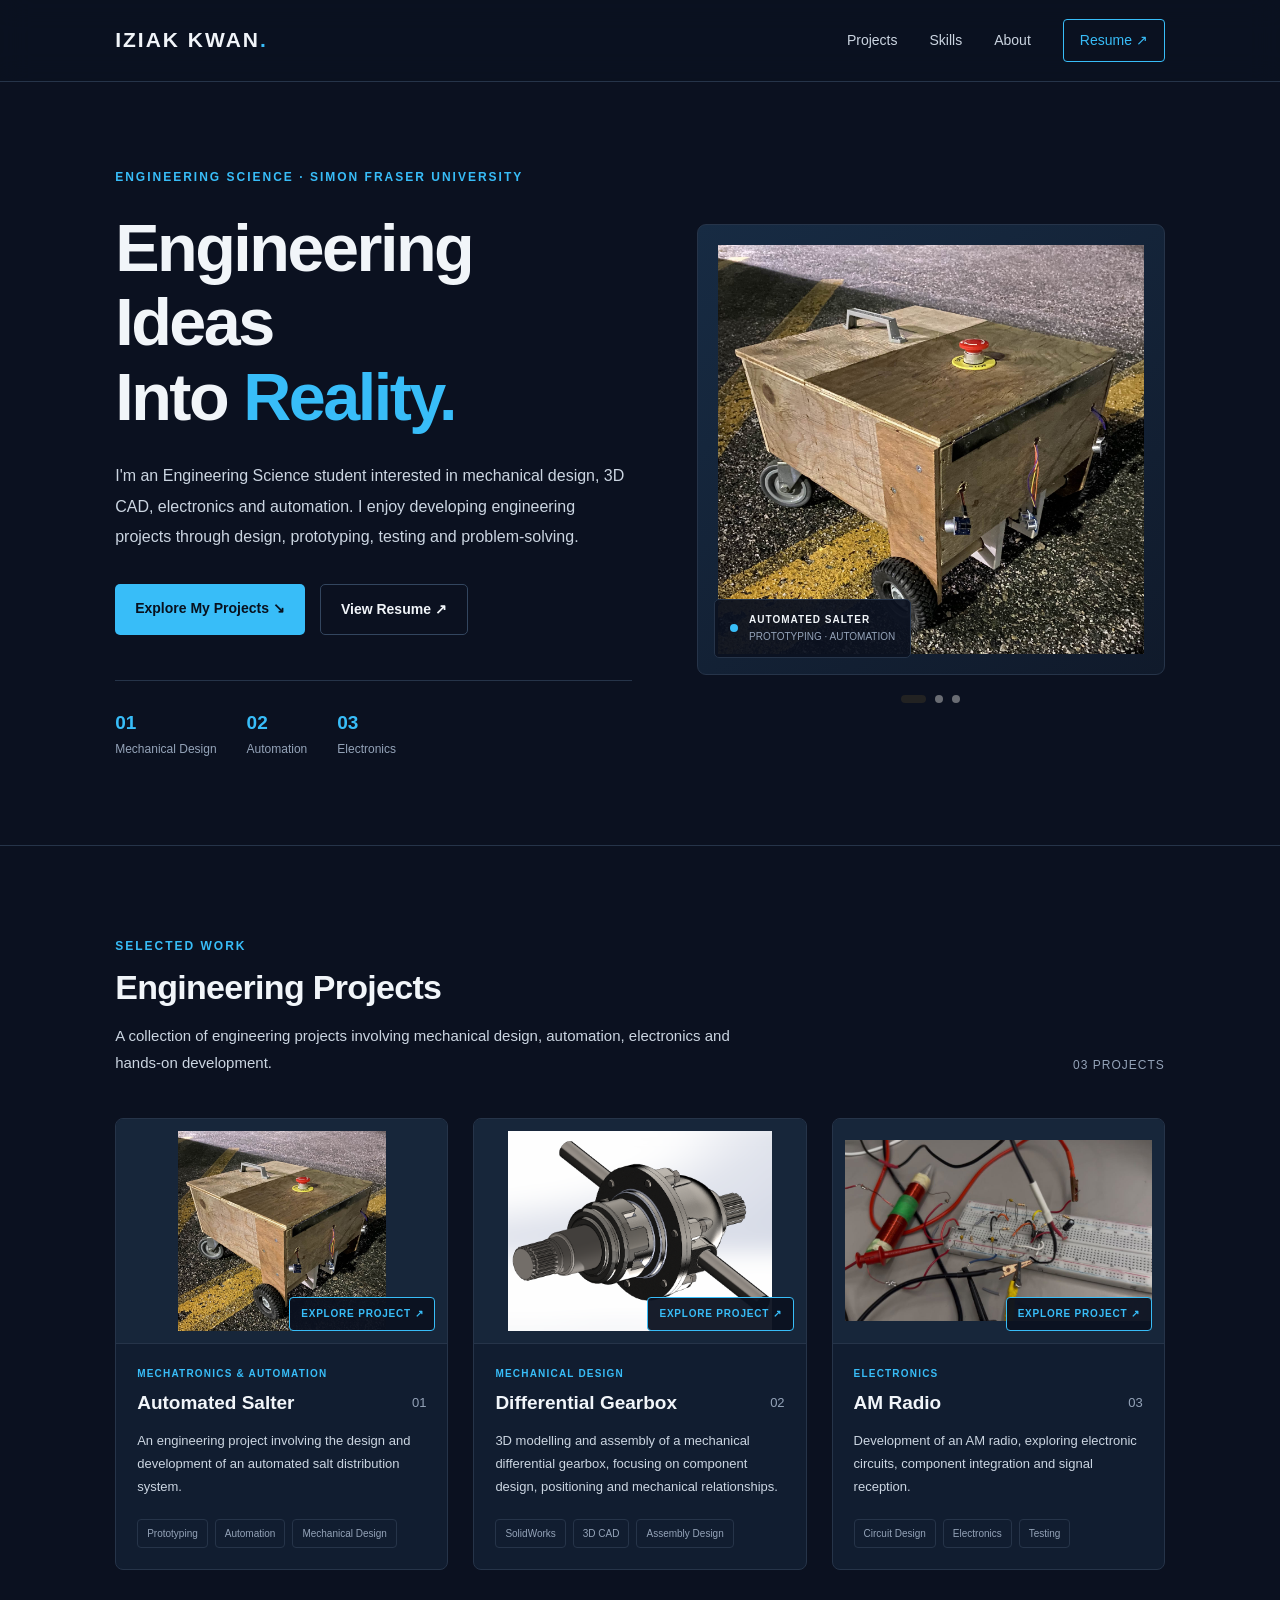
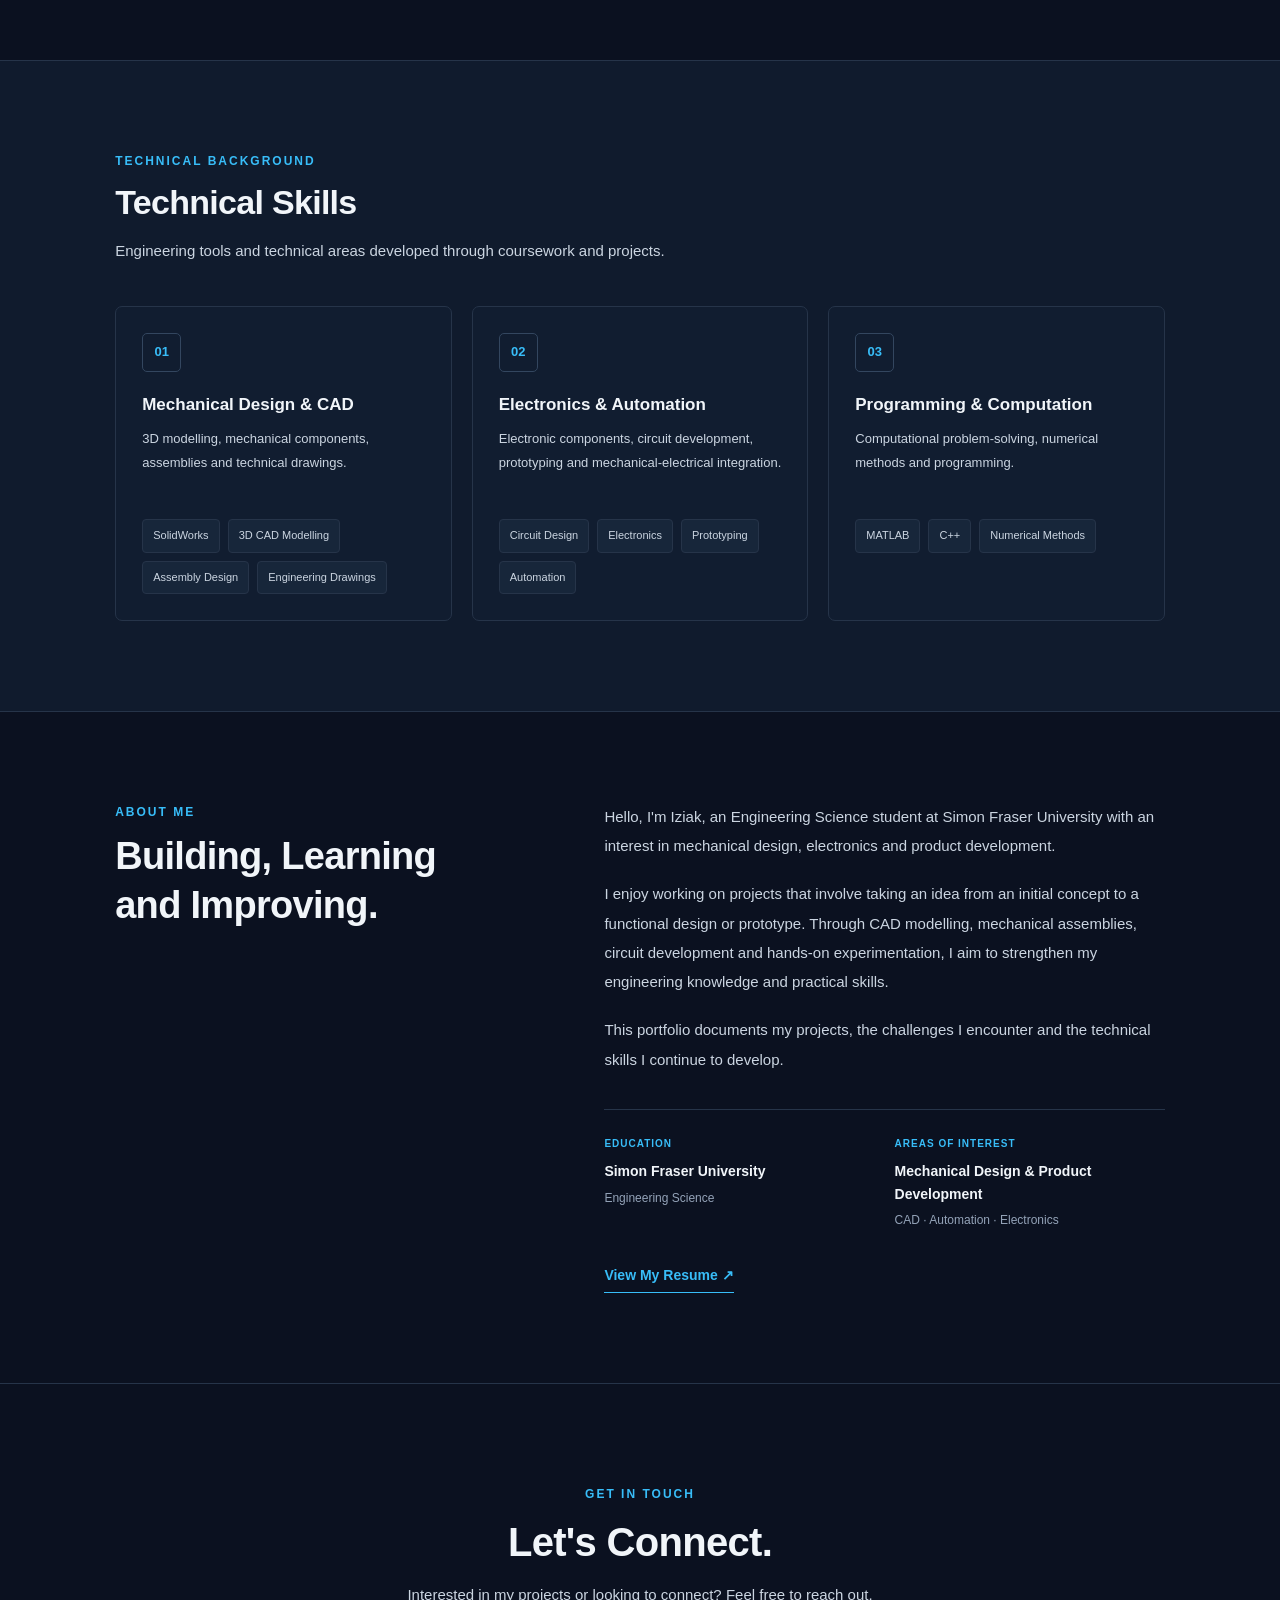
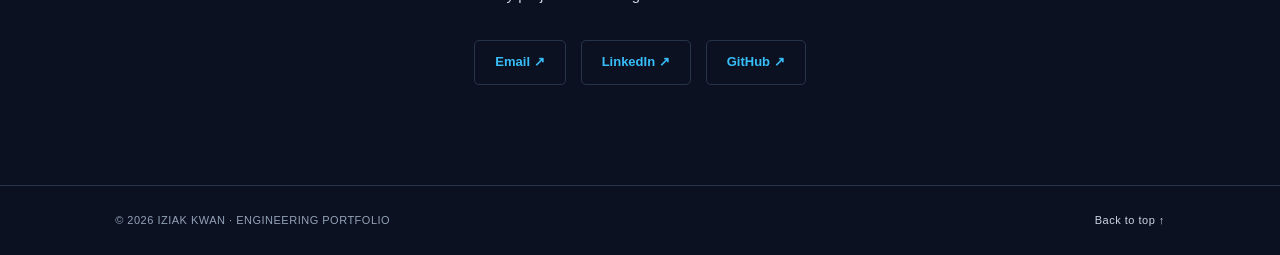
<file: index.html>
<!DOCTYPE html>
<html lang="en">

<head>
    <meta charset="UTF-8">
    <meta name="viewport" content="width=device-width, initial-scale=1.0">

    <title>IZIAK KWAN | Engineering Portfolio</title>

    <meta name="description"
          content="Iziak Kwan's engineering portfolio showcasing mechanical design, SolidWorks CAD, automation, electronics and engineering projects.">

    <meta name="author" content="Iziak Kwan">

    <link rel="stylesheet" href="style.css">

    <!-- HERO CAROUSEL STYLING -->
    <style>
        .hero-carousel {
            width: 100%;
            min-width: 0;
        }

        .hero-carousel .hero-image {
            position: relative;
            display: block;
            width: 100%;
            overflow: hidden;
            cursor: pointer;
            text-decoration: none;
        }

        .hero-carousel .hero-slide {
            display: block;
            width: 100%;
            height: 100%;
            object-fit: cover;

            opacity: 0;
            transition:
                opacity 1s cubic-bezier(0.22, 1, 0.36, 1),
                transform 0.6s ease;
        }

        .hero-carousel #hero-image-a {
            position: relative;
        }

        .hero-carousel #hero-image-b {
            position: absolute;
            inset: 0;
        }

        .hero-carousel .hero-slide.is-active {
            opacity: 1;
        }

        .hero-carousel .hero-image:hover .hero-slide.is-active {
            transform: scale(1.015);
        }

        .hero-dots {
            display: flex;
            justify-content: center;
            align-items: center;
            gap: 9px;
            margin-top: 20px;
        }

        .hero-dot {
            width: 8px;
            height: 8px;
            padding: 0;
            border: none;
            border-radius: 20px;
            background: #b8b8b8;
            opacity: 0.55;
            cursor: pointer;

            transition:
                width 0.35s ease,
                opacity 0.35s ease,
                background 0.35s ease,
                transform 0.35s ease;
        }

        .hero-dot.active {
            width: 25px;
            background: #222;
            opacity: 1;
        }

        .hero-dot:hover {
            opacity: 1;
            transform: scale(1.15);
        }

        .hero-dot:focus-visible {
            outline: 2px solid #555;
            outline-offset: 4px;
        }

        @media (prefers-reduced-motion: reduce) {
            .hero-carousel .hero-slide,
            .hero-dot {
                transition: none;
            }
        }
    </style>

</head>

<body>

<!-- NAVIGATION -->

<header>
    <nav class="navbar">

        <a href="#" class="logo">
            IZIAK KWAN<span>.</span>
        </a>

        <div class="nav-links">
            <a href="#projects">Projects</a>
            <a href="#skills">Skills</a>
            <a href="#about">About</a>

            <a href="documents/resume.pdf"
               target="_blank"
               rel="noopener noreferrer"
               class="nav-resume">
                Resume ↗
            </a>
        </div>

    </nav>
</header>


<main>

    <!-- HERO SECTION -->

    <section class="hero">

        <div class="hero-content">

            <p class="eyebrow">
                ENGINEERING SCIENCE · SIMON FRASER UNIVERSITY
            </p>

            <h1>
                Engineering Ideas<br>
                Into <span>Reality.</span>
            </h1>

            <p class="hero-description">
                I'm an Engineering Science student interested in
                mechanical design, 3D CAD, electronics and automation.

                I enjoy developing engineering projects through
                design, prototyping, testing and problem-solving.
            </p>

            <div class="hero-buttons">

                <a href="#projects" class="button-primary">
                    Explore My Projects ↘
                </a>

                <a href="documents/resume.pdf"
                   target="_blank"
                   rel="noopener noreferrer"
                   class="button-secondary">
                    View Resume ↗
                </a>

            </div>

            <div class="hero-details">

                <div>
                    <strong>01</strong>
                    <span>Mechanical Design</span>
                </div>

                <div>
                    <strong>02</strong>
                    <span>Automation</span>
                </div>

                <div>
                    <strong>03</strong>
                    <span>Electronics</span>
                </div>

            </div>

        </div>


        <!-- HERO PROJECT CAROUSEL -->

        <div class="hero-carousel">

            <a href="projects/automated-salter/"
               class="hero-image"
               id="hero-project-link">

                <!-- Image Layer A -->

                <img
                    id="hero-image-a"
                    class="hero-slide is-active"
                    src="projects/automated-salter/thumbnail.jpg"
                    alt="Automated salter engineering prototype">

                <!-- Image Layer B -->

                <img
                    id="hero-image-b"
                    class="hero-slide"
                    src="projects/differential-gearbox/thumbnail 2.PNG"
                    alt=""
                    aria-hidden="true">

                <!-- Image Information -->

                <div class="image-label">

                    <span class="image-label-dot"></span>

                    <div>
                        <strong id="hero-project-title">
                            AUTOMATED SALTER
                        </strong>

                        <p id="hero-project-category">
                            PROTOTYPING · AUTOMATION
                        </p>
                    </div>

                </div>

            </a>


            <!-- CAROUSEL NAVIGATION DOTS -->

            <div class="hero-dots" id="hero-project-dots">

                <button
                    class="hero-dot active"
                    data-index="0"
                    aria-label="Show Automated Salter"
                    aria-pressed="true">
                </button>

                <button
                    class="hero-dot"
                    data-index="1"
                    aria-label="Show Differential Gearbox"
                    aria-pressed="false">
                </button>

                <button
                    class="hero-dot"
                    data-index="2"
                    aria-label="Show AM Radio"
                    aria-pressed="false">
                </button>

            </div>

        </div>

    </section>


    <!-- PROJECTS SECTION -->

    <section id="projects" class="section">

        <div class="section-heading">

            <div>

                <p class="section-eyebrow">
                    SELECTED WORK
                </p>

                <h2>Engineering Projects</h2>

                <p class="section-description">
                    A collection of engineering projects involving
                    mechanical design, automation, electronics
                    and hands-on development.
                </p>

            </div>

            <span class="section-count">
                03 PROJECTS
            </span>

        </div>


        <div class="project-grid">


            <!-- PROJECT 01: AUTOMATED SALTER -->

            <a href="projects/automated-salter/"
               class="project-card">

                <div class="project-image">

                    <img
                        src="projects/automated-salter/thumbnail.jpg"
                        alt="Automated salter engineering prototype">

                    <span class="project-view">
                        EXPLORE PROJECT ↗
                    </span>

                </div>

                <div class="project-info">

                    <div class="project-category">
                        MECHATRONICS & AUTOMATION
                    </div>

                    <div class="project-title-row">

                        <h3>Automated Salter</h3>

                        <span class="project-number">
                            01
                        </span>

                    </div>

                    <p class="project-description">
                        An engineering project involving the design
                        and development of an automated salt
                        distribution system.
                    </p>

                    <div class="project-tags">
                        <span>Prototyping</span>
                        <span>Automation</span>
                        <span>Mechanical Design</span>
                    </div>

                </div>

            </a>


            <!-- PROJECT 02: DIFFERENTIAL GEARBOX -->

            <a href="projects/differential-gearbox/"
               class="project-card">

                <div class="project-image">

                    <img
                        src="projects/differential-gearbox/thumbnail 2.PNG"
                        alt="SolidWorks differential gearbox assembly">

                    <span class="project-view">
                        EXPLORE PROJECT ↗
                    </span>

                </div>

                <div class="project-info">

                    <div class="project-category">
                        MECHANICAL DESIGN
                    </div>

                    <div class="project-title-row">

                        <h3>Differential Gearbox</h3>

                        <span class="project-number">
                            02
                        </span>

                    </div>

                    <p class="project-description">
                        3D modelling and assembly of a mechanical
                        differential gearbox, focusing on component
                        design, positioning and mechanical relationships.
                    </p>

                    <div class="project-tags">
                        <span>SolidWorks</span>
                        <span>3D CAD</span>
                        <span>Assembly Design</span>
                    </div>

                </div>

            </a>


            <!-- PROJECT 03: AM RADIO -->

            <a href="projects/am-radio/"
               class="project-card">

                <div class="project-image">

                    <img
                        src="projects/am-radio/thumbnail.jpg"
                        alt="AM radio electronics project">

                    <span class="project-view">
                        EXPLORE PROJECT ↗
                    </span>

                </div>

                <div class="project-info">

                    <div class="project-category">
                        ELECTRONICS
                    </div>

                    <div class="project-title-row">

                        <h3>AM Radio</h3>

                        <span class="project-number">
                            03
                        </span>

                    </div>

                    <p class="project-description">
                        Development of an AM radio, exploring
                        electronic circuits, component integration
                        and signal reception.
                    </p>

                    <div class="project-tags">
                        <span>Circuit Design</span>
                        <span>Electronics</span>
                        <span>Testing</span>
                    </div>

                </div>

            </a>


        </div>

    </section>


    <!-- TECHNICAL SKILLS -->

    <section id="skills" class="section skills">

        <div class="section-heading">

            <div>

                <p class="section-eyebrow">
                    TECHNICAL BACKGROUND
                </p>

                <h2>Technical Skills</h2>

                <p class="section-description">
                    Engineering tools and technical areas
                    developed through coursework and projects.
                </p>

            </div>

        </div>


        <div class="skills-grid">


            <!-- SKILL 01 -->

            <div class="skill-card">

                <div class="skill-icon">
                    01
                </div>

                <h3>Mechanical Design & CAD</h3>

                <p>
                    3D modelling, mechanical components,
                    assemblies and technical drawings.
                </p>

                <div class="skill-list">
                    <span>SolidWorks</span>
                    <span>3D CAD Modelling</span>
                    <span>Assembly Design</span>
                    <span>Engineering Drawings</span>
                </div>

            </div>


            <!-- SKILL 02 -->

            <div class="skill-card">

                <div class="skill-icon">
                    02
                </div>

                <h3>Electronics & Automation</h3>

                <p>
                    Electronic components, circuit development,
                    prototyping and mechanical-electrical integration.
                </p>

                <div class="skill-list">
                    <span>Circuit Design</span>
                    <span>Electronics</span>
                    <span>Prototyping</span>
                    <span>Automation</span>
                </div>

            </div>


            <!-- SKILL 03 -->

            <div class="skill-card">

                <div class="skill-icon">
                    03
                </div>

                <h3>Programming & Computation</h3>

                <p>
                    Computational problem-solving,
                    numerical methods and programming.
                </p>

                <div class="skill-list">
                    <span>MATLAB</span>
                    <span>C++</span>
                    <span>Numerical Methods</span>
                </div>

            </div>


        </div>

    </section>


    <!-- ABOUT ME -->

    <section id="about" class="section about">

        <div class="about-content">

            <div class="about-heading">

                <p class="section-eyebrow">
                    ABOUT ME
                </p>

                <h2>
                    Building, Learning<br>
                    and Improving.
                </h2>

            </div>


            <div class="about-text">

                <p>
                    Hello, I'm Iziak, an Engineering Science student
                    at Simon Fraser University with an interest in
                    mechanical design, electronics and product development.
                </p>

                <p>
                    I enjoy working on projects that involve taking
                    an idea from an initial concept to a functional
                    design or prototype. Through CAD modelling,
                    mechanical assemblies, circuit development and
                    hands-on experimentation, I aim to strengthen
                    my engineering knowledge and practical skills.
                </p>

                <p>
                    This portfolio documents my projects, the
                    challenges I encounter and the technical
                    skills I continue to develop.
                </p>


                <div class="about-details">


                    <!-- EDUCATION -->

                    <div class="about-detail">

                        <span>
                            EDUCATION
                        </span>

                        <strong>
                            Simon Fraser University
                        </strong>

                        <p>
                            Engineering Science
                        </p>

                    </div>


                    <!-- INTERESTS -->

                    <div class="about-detail">

                        <span>
                            AREAS OF INTEREST
                        </span>

                        <strong>
                            Mechanical Design & Product Development
                        </strong>

                        <p>
                            CAD · Automation · Electronics
                        </p>

                    </div>


                </div>


                <a href="documents/resume.pdf"
                   target="_blank"
                   rel="noopener noreferrer"
                   class="about-resume">

                    View My Resume ↗

                </a>

            </div>

        </div>

    </section>


    <!-- CONTACT -->

    <section id="contact" class="section contact">

        <p class="section-eyebrow">
            GET IN TOUCH
        </p>

        <h2>Let's Connect.</h2>

        <p>
            Interested in my projects or looking to connect?
            Feel free to reach out.
        </p>


        <div class="contact-links">

            <a href="mailto:ika35@sfu.ca">
                Email ↗
            </a>

            <a href="https://www.linkedin.com/in/iziakkwan/"
               target="_blank"
               rel="noopener noreferrer">
                LinkedIn ↗
            </a>

            <a href="https://github.com/1z1ak"
               target="_blank"
               rel="noopener noreferrer">
                GitHub ↗
            </a>

        </div>

    </section>

</main>


<!-- FOOTER -->

<footer>

    <p>
        © 2026 IZIAK KWAN · ENGINEERING PORTFOLIO
    </p>

    <a href="#">
        Back to top ↑
    </a>

</footer>


<!-- HERO PROJECT CAROUSEL JAVASCRIPT -->

<script>

/* -------------------------------------
   PROJECT DATA
------------------------------------- */

const heroProjects = [

    {
        image: "projects/automated-salter/thumbnail.jpg",

        title: "AUTOMATED SALTER",

        category: "PROTOTYPING · AUTOMATION",

        link: "projects/automated-salter/"
    },

    {
        image: "projects/differential-gearbox/thumbnail 2.PNG",

        title: "DIFFERENTIAL GEARBOX",

        category: "CAD · MECHANICAL DESIGN",

        link: "projects/differential-gearbox/"
    },

    {
        image: "projects/am-radio/thumbnail.jpg",

        title: "AM RADIO",

        category: "CIRCUIT DESIGN · ELECTRONICS",

        link: "projects/am-radio/"
    }

];


/* -------------------------------------
   CAROUSEL ELEMENTS
------------------------------------- */

const heroLink = document.getElementById(
    "hero-project-link"
);

const heroTitle = document.getElementById(
    "hero-project-title"
);

const heroCategory = document.getElementById(
    "hero-project-category"
);

const heroDots = document.querySelectorAll(
    ".hero-dot"
);

const imageLayers = [

    document.getElementById("hero-image-a"),

    document.getElementById("hero-image-b")

];


/* -------------------------------------
   CAROUSEL SETTINGS
------------------------------------- */

// Time between automatic image changes

const rotationSpeed = 6500;

// Current project

let currentProject = 0;

// Currently visible image layer

let activeLayer = 0;

// Automatic rotation timer

let rotationTimer;


/* -------------------------------------
   PRELOAD PROJECT IMAGES
------------------------------------- */

heroProjects.forEach(project => {

    const img = new Image();

    img.src = project.image;

});


/* -------------------------------------
   UPDATE NAVIGATION DOTS
------------------------------------- */

function updateDots(index) {

    heroDots.forEach((dot, i) => {

        dot.classList.toggle(
            "active",
            i === index
        );

        dot.setAttribute(
            "aria-pressed",
            i === index ? "true" : "false"
        );

    });

}


/* -------------------------------------
   DISPLAY SELECTED PROJECT
------------------------------------- */

function showProject(index) {

    // Don't reload the currently displayed project

    if (index === currentProject) return;


    const project = heroProjects[index];


    // Choose the hidden image layer

    const nextLayer = activeLayer === 0 ? 1 : 0;


    const currentImage = imageLayers[activeLayer];

    const nextImage = imageLayers[nextLayer];


    // Prepare the next image

    nextImage.src = project.image;

    nextImage.alt = project.title;

    nextImage.removeAttribute("aria-hidden");


    // Update clickable destination

    heroLink.href = project.link;


    // Update project title

    heroTitle.textContent = project.title;


    // Update project category

    heroCategory.textContent = project.category;


    // Update navigation indicators

    updateDots(index);


    // Smooth crossfade

    requestAnimationFrame(() => {

        nextImage.classList.add("is-active");

        currentImage.classList.remove("is-active");

        currentImage.setAttribute(
            "aria-hidden",
            "true"
        );

    });


    // Update carousel state

    currentProject = index;

    activeLayer = nextLayer;

}


/* -------------------------------------
   RANDOM PROJECT SHUFFLE

   Never repeats the same project
   immediately.
------------------------------------- */

function shuffleProjects() {

    let nextProject;

    do {

        nextProject = Math.floor(
            Math.random() * heroProjects.length
        );

    } while (
        nextProject === currentProject
    );


    showProject(nextProject);

}


/* -------------------------------------
   AUTOMATIC ROTATION
------------------------------------- */

function resetRotation() {

    // Clear previous timer

    clearInterval(rotationTimer);


    // Start a new timer

    rotationTimer = setInterval(

        shuffleProjects,

        rotationSpeed

    );

}


/* -------------------------------------
   CLICKABLE NAVIGATION DOTS
------------------------------------- */

heroDots.forEach(dot => {

    dot.addEventListener("click", () => {

        // Get selected project number

        const index = Number(dot.dataset.index);


        // Change to selected project

        showProject(index);


        // Restart automatic rotation

        resetRotation();

    });

});


/* -------------------------------------
   INITIALIZE CAROUSEL
------------------------------------- */

// Start automatic slideshow

resetRotation();


/* -------------------------------------
   PAUSE WHEN TAB IS HIDDEN
------------------------------------- */

document.addEventListener(
    "visibilitychange",
    () => {

        if (document.hidden) {

            clearInterval(rotationTimer);

        } else {

            resetRotation();

        }

    }
);


</script>


</body>
</html>
</file>
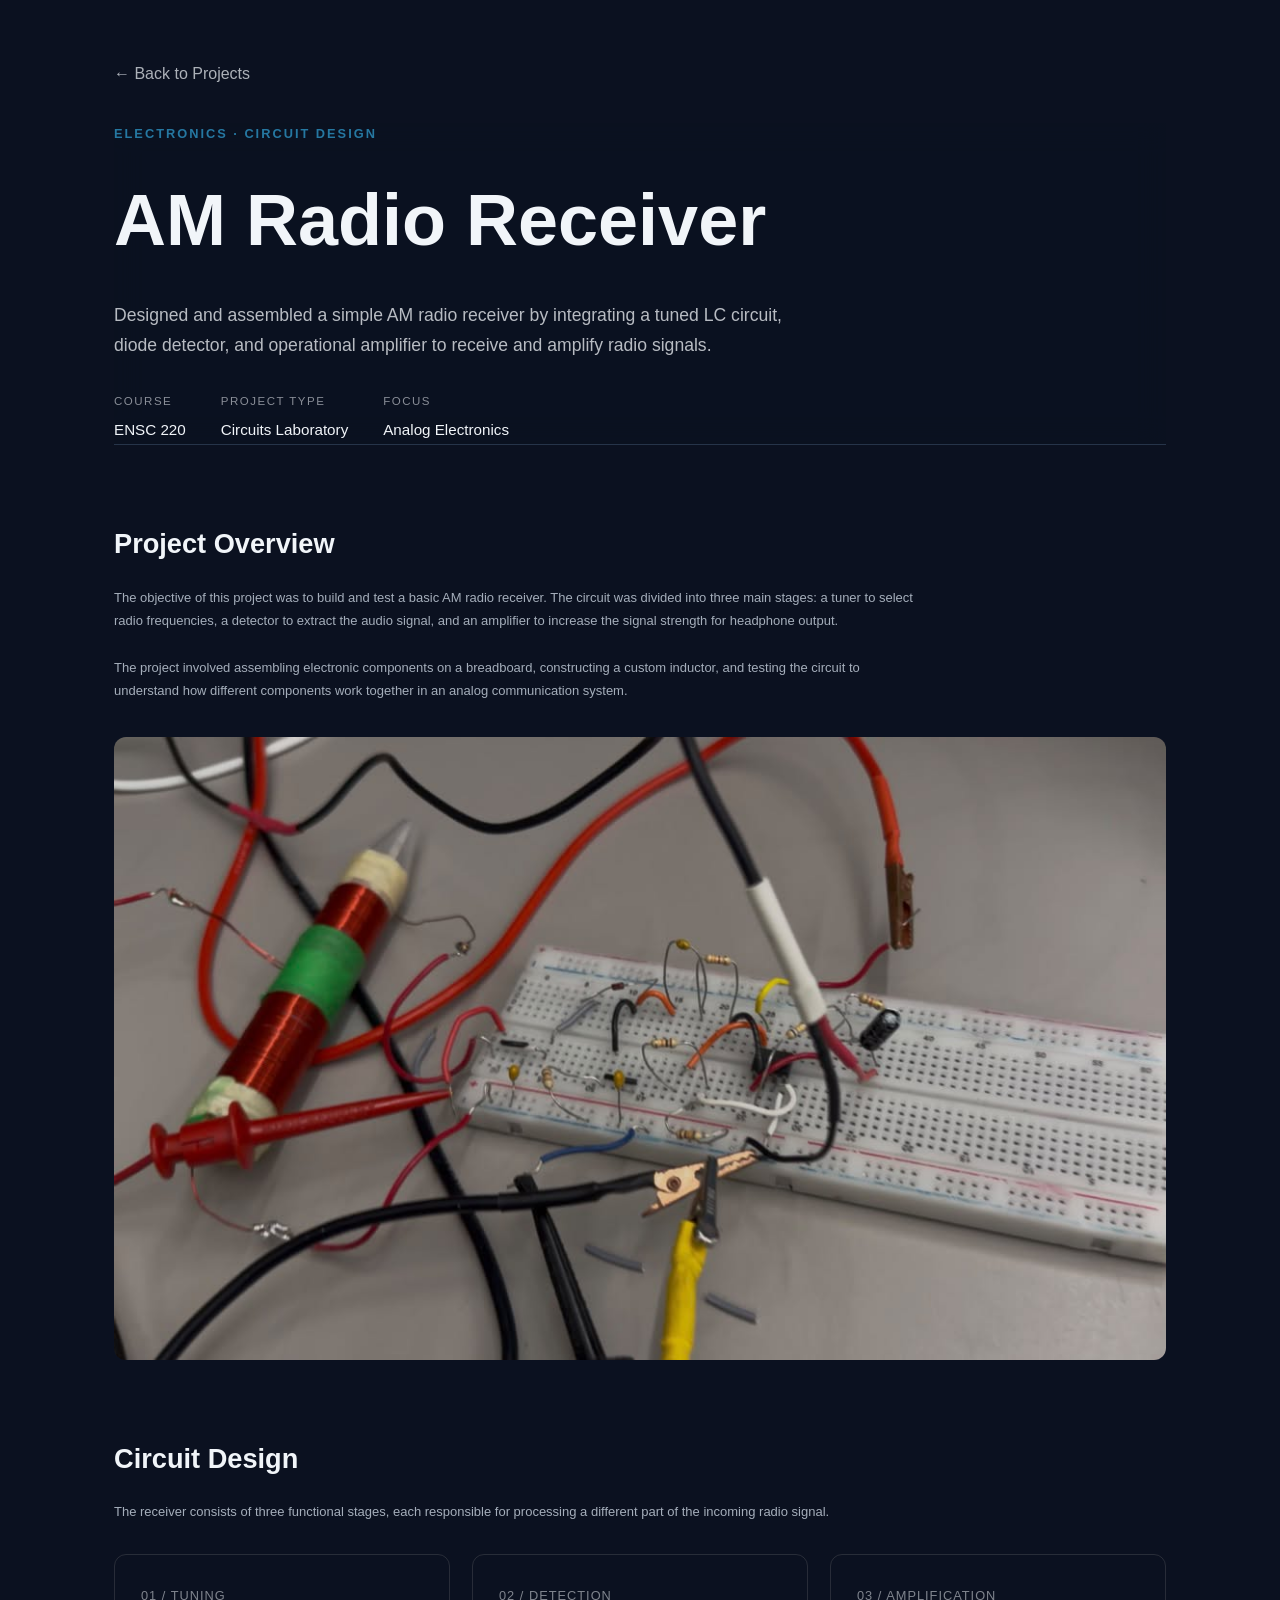
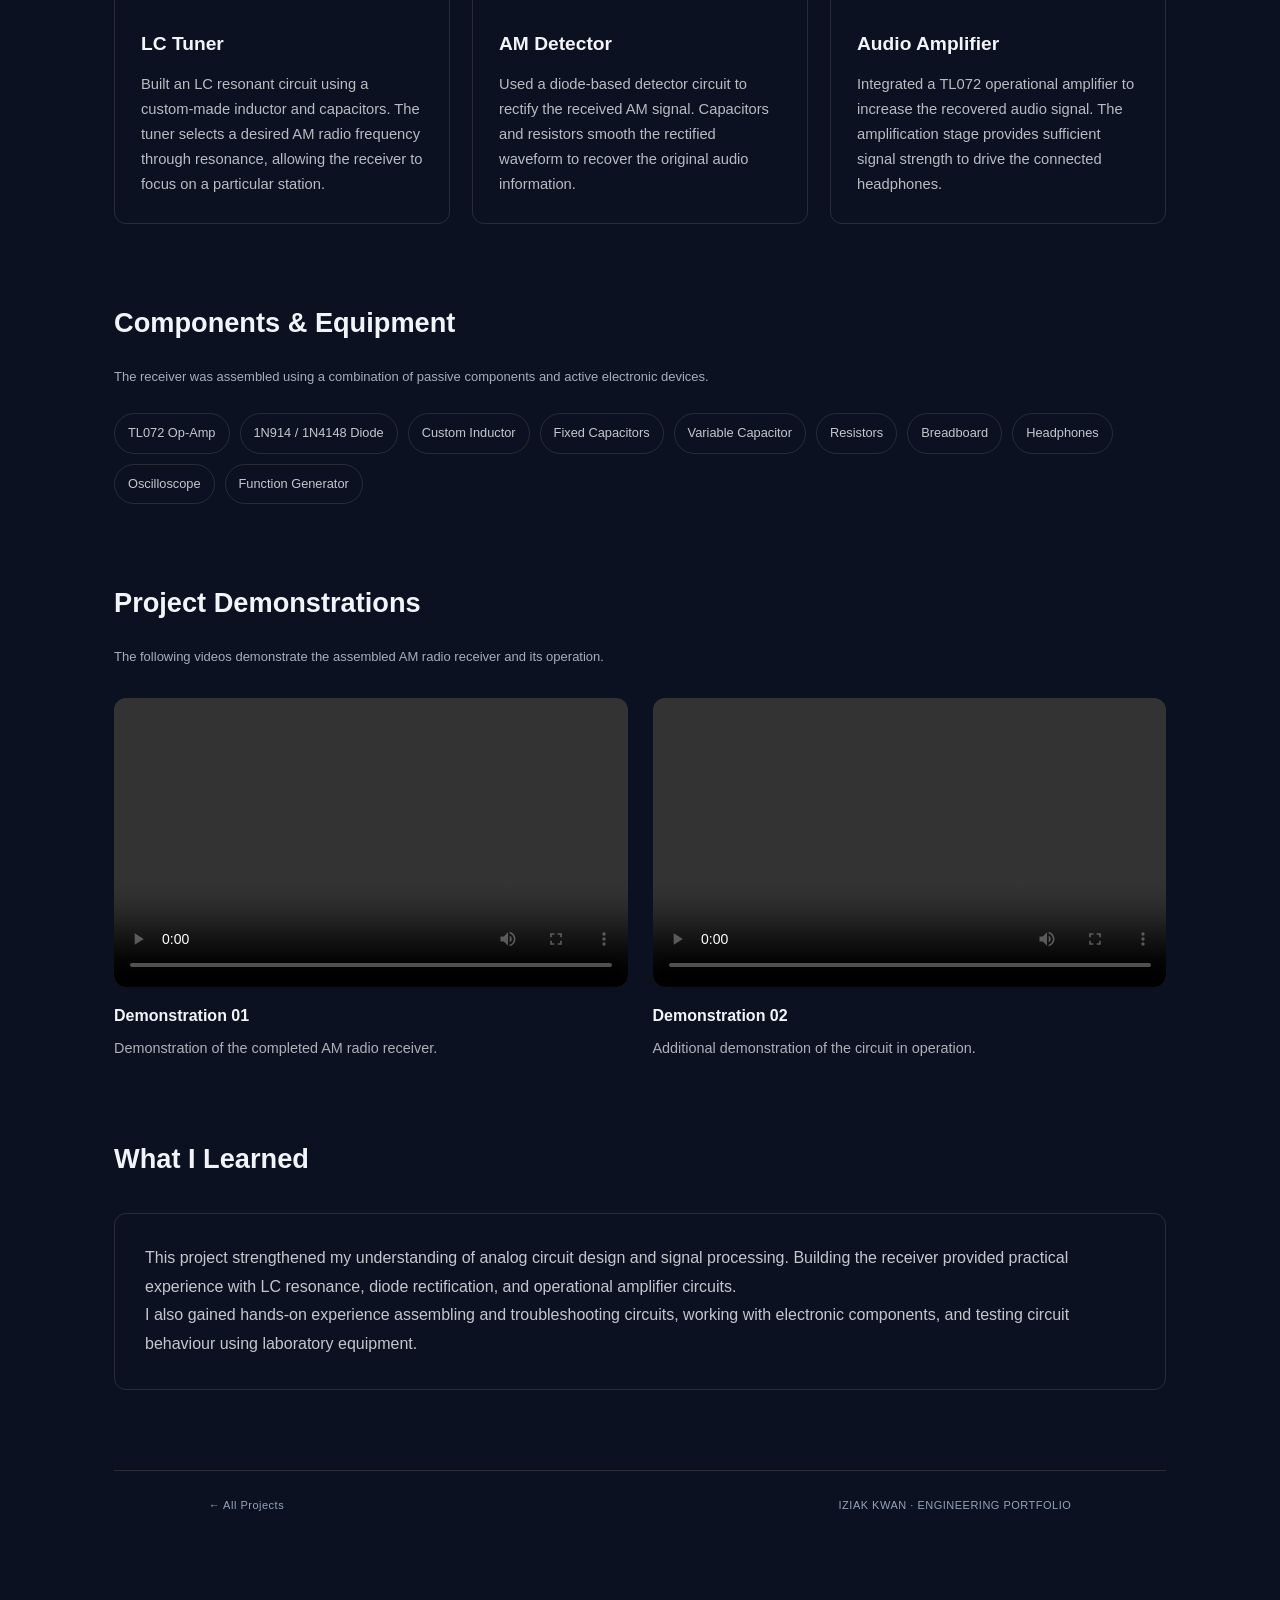
<file: projects/am-radio/index.html>
<!DOCTYPE html>
<html lang="en">
<head>
    <meta charset="UTF-8">
    <meta name="viewport" content="width=device-width, initial-scale=1.0">

    <title>AM Radio | IZIAK KWAN</title>

    <link rel="stylesheet" href="../../style.css">

    <style>
        .project-page {
            max-width: 1100px;
            margin: 0 auto;
            padding: 60px 24px 100px;
        }

        .back-link {
            display: inline-block;
            margin-bottom: 35px;
            text-decoration: none;
            color: inherit;
            opacity: 0.7;
            transition: opacity 0.3s ease;
        }

        .back-link:hover {
            opacity: 1;
        }

        .project-header {
            margin-bottom: 45px;
        }

        .project-category {
            font-size: 0.8rem;
            letter-spacing: 2px;
            text-transform: uppercase;
            opacity: 0.6;
            margin-bottom: 12px;
        }

        .project-header h1 {
            font-size: clamp(2.5rem, 6vw, 4.5rem);
            margin: 0 0 18px;
        }

        .project-subtitle {
            max-width: 700px;
            font-size: 1.1rem;
            line-height: 1.7;
            opacity: 0.75;
        }

        .project-meta {
            display: flex;
            flex-wrap: wrap;
            gap: 35px;
            margin-top: 30px;
        }

        .meta-item {
            display: flex;
            flex-direction: column;
            gap: 6px;
        }

        .meta-label {
            font-size: 0.72rem;
            text-transform: uppercase;
            letter-spacing: 1.5px;
            opacity: 0.55;
        }

        .meta-value {
            font-size: 0.95rem;
        }

        .section-heading {
            font-size: 1.7rem;
            margin-bottom: 18px;
        }

        .project-section {
            margin-top: 75px;
        }

        .project-description {
            max-width: 800px;
            line-height: 1.8;
            opacity: 0.8;
        }

        .project-main-image {
            width: 100%;
            margin-top: 35px;
            overflow: hidden;
            border-radius: 12px;
            background: #eee;
        }

        .project-main-image img {
            display: block;
            width: 100%;
            height: auto;
            object-fit: cover;
        }

        .stages-grid {
            display: grid;
            grid-template-columns: repeat(3, 1fr);
            gap: 22px;
            margin-top: 30px;
        }

        .stage-card {
            padding: 26px;
            border: 1px solid rgba(128, 128, 128, 0.25);
            border-radius: 12px;
            transition: transform 0.3s ease,
                        border-color 0.3s ease;
        }

        .stage-card:hover {
            transform: translateY(-5px);
            border-color: rgba(128, 128, 128, 0.6);
        }

        .stage-number {
            font-size: 0.8rem;
            opacity: 0.5;
            letter-spacing: 1px;
        }

        .stage-card h3 {
            font-size: 1.2rem;
            margin: 18px 0 12px;
        }

        .stage-card p {
            font-size: 0.92rem;
            line-height: 1.7;
            opacity: 0.75;
            margin: 0;
        }

        .component-list {
            margin-top: 25px;
            display: flex;
            flex-wrap: wrap;
            gap: 10px;
        }

        .component-tag {
            padding: 8px 13px;
            border: 1px solid rgba(128, 128, 128, 0.3);
            border-radius: 30px;
            font-size: 0.8rem;
            opacity: 0.8;
        }

        .video-grid {
            display: grid;
            grid-template-columns: repeat(2, 1fr);
            gap: 25px;
            margin-top: 30px;
        }

        .video-card {
            min-width: 0;
        }

        .video-card video {
            display: block;
            width: 100%;
            aspect-ratio: 16 / 9;
            object-fit: contain;
            background: #111;
            border-radius: 12px;
        }

        .video-card h3 {
            font-size: 1rem;
            margin: 15px 0 7px;
        }

        .video-card p {
            font-size: 0.9rem;
            line-height: 1.6;
            opacity: 0.7;
        }

        .learning-section {
            padding: 30px;
            border: 1px solid rgba(128, 128, 128, 0.25);
            border-radius: 12px;
            margin-top: 30px;
        }

        .learning-section p {
            line-height: 1.8;
            opacity: 0.8;
        }

        .project-footer {
            margin-top: 80px;
            padding-top: 25px;
            border-top: 1px solid rgba(128, 128, 128, 0.25);
            display: flex;
            justify-content: space-between;
            gap: 20px;
            flex-wrap: wrap;
        }

        .project-footer a {
            color: inherit;
            text-decoration: none;
        }

        .project-footer a:hover {
            text-decoration: underline;
        }

        @media (max-width: 750px) {
            .stages-grid {
                grid-template-columns: 1fr;
            }

            .video-grid {
                grid-template-columns: 1fr;
            }

            .project-page {
                padding: 40px 18px 70px;
            }

            .project-meta {
                gap: 22px;
            }
        }
    </style>
</head>

<body>

    <main class="project-page">

        <a href="../../index.html#projects" class="back-link">
            ← Back to Projects
        </a>

        <!-- Project Header -->
        <header class="project-header">

            <div class="project-category">
                Electronics · Circuit Design
            </div>

            <h1>AM Radio Receiver</h1>

            <p class="project-subtitle">
                Designed and assembled a simple AM radio receiver by
                integrating a tuned LC circuit, diode detector, and
                operational amplifier to receive and amplify radio signals.
            </p>

            <div class="project-meta">

                <div class="meta-item">
                    <span class="meta-label">Course</span>
                    <span class="meta-value">ENSC 220</span>
                </div>

                <div class="meta-item">
                    <span class="meta-label">Project Type</span>
                    <span class="meta-value">Circuits Laboratory</span>
                </div>

                <div class="meta-item">
                    <span class="meta-label">Focus</span>
                    <span class="meta-value">Analog Electronics</span>
                </div>

            </div>

        </header>

        <!-- Project Overview -->
        <section class="project-section">

            <h2 class="section-heading">Project Overview</h2>

            <p class="project-description">
                The objective of this project was to build and test a
                basic AM radio receiver. The circuit was divided into
                three main stages: a tuner to select radio frequencies,
                a detector to extract the audio signal, and an amplifier
                to increase the signal strength for headphone output.

                <br><br>

                The project involved assembling electronic components
                on a breadboard, constructing a custom inductor, and
                testing the circuit to understand how different
                components work together in an analog communication system.
            </p>

            <div class="project-main-image">
                <img
                    src="thumbnail.jpg"
                    alt="Completed AM radio receiver circuit"
                >
            </div>

        </section>

        <!-- Technical Design -->
        <section class="project-section">

            <h2 class="section-heading">Circuit Design</h2>

            <p class="project-description">
                The receiver consists of three functional stages, each
                responsible for processing a different part of the
                incoming radio signal.
            </p>

            <div class="stages-grid">

                <article class="stage-card">

                    <span class="stage-number">01 / TUNING</span>

                    <h3>LC Tuner</h3>

                    <p>
                        Built an LC resonant circuit using a custom-made
                        inductor and capacitors. The tuner selects a
                        desired AM radio frequency through resonance,
                        allowing the receiver to focus on a particular
                        station.
                    </p>

                </article>

                <article class="stage-card">

                    <span class="stage-number">02 / DETECTION</span>

                    <h3>AM Detector</h3>

                    <p>
                        Used a diode-based detector circuit to rectify
                        the received AM signal. Capacitors and resistors
                        smooth the rectified waveform to recover the
                        original audio information.
                    </p>

                </article>

                <article class="stage-card">

                    <span class="stage-number">03 / AMPLIFICATION</span>

                    <h3>Audio Amplifier</h3>

                    <p>
                        Integrated a TL072 operational amplifier to
                        increase the recovered audio signal. The
                        amplification stage provides sufficient signal
                        strength to drive the connected headphones.
                    </p>

                </article>

            </div>

        </section>

        <!-- Components -->
        <section class="project-section">

            <h2 class="section-heading">Components & Equipment</h2>

            <p class="project-description">
                The receiver was assembled using a combination of
                passive components and active electronic devices.
            </p>

            <div class="component-list">

                <span class="component-tag">TL072 Op-Amp</span>
                <span class="component-tag">1N914 / 1N4148 Diode</span>
                <span class="component-tag">Custom Inductor</span>
                <span class="component-tag">Fixed Capacitors</span>
                <span class="component-tag">Variable Capacitor</span>
                <span class="component-tag">Resistors</span>
                <span class="component-tag">Breadboard</span>
                <span class="component-tag">Headphones</span>
                <span class="component-tag">Oscilloscope</span>
                <span class="component-tag">Function Generator</span>

            </div>

        </section>

        <!-- Demonstrations -->
        <section class="project-section">

            <h2 class="section-heading">Project Demonstrations</h2>

            <p class="project-description">
                The following videos demonstrate the assembled AM radio
                receiver and its operation.
            </p>

            <div class="video-grid">

                <div class="video-card">

                    <video controls preload="metadata">
                        <source src="demonstration.mp4" type="video/mp4">
                        Your browser does not support video playback.
                    </video>

                    <h3>Demonstration 01</h3>

                    <p>
                        Demonstration of the completed AM radio receiver.
                    </p>

                </div>

                <div class="video-card">

                    <video controls preload="metadata">
                        <source src="demonstration-2.mp4" type="video/mp4">
                        Your browser does not support video playback.
                    </video>

                    <h3>Demonstration 02</h3>

                    <p>
                        Additional demonstration of the circuit in operation.
                    </p>

                </div>

            </div>

        </section>

        <!-- Learning Outcomes -->
        <section class="project-section">

            <h2 class="section-heading">What I Learned</h2>

            <div class="learning-section">

                <p>
                    This project strengthened my understanding of
                    analog circuit design and signal processing.
                    Building the receiver provided practical experience
                    with LC resonance, diode rectification, and
                    operational amplifier circuits.
                </p>

                <p>
                    I also gained hands-on experience assembling and
                    troubleshooting circuits, working with electronic
                    components, and testing circuit behaviour using
                    laboratory equipment.
                </p>

            </div>

        </section>

        <!-- Footer -->
        <footer class="project-footer">

            <a href="../../index.html#projects">
                ← All Projects
            </a>

            <span>
                IZIAK KWAN · ENGINEERING PORTFOLIO
            </span>

        </footer>

    </main>

</body>
</html>
</file>
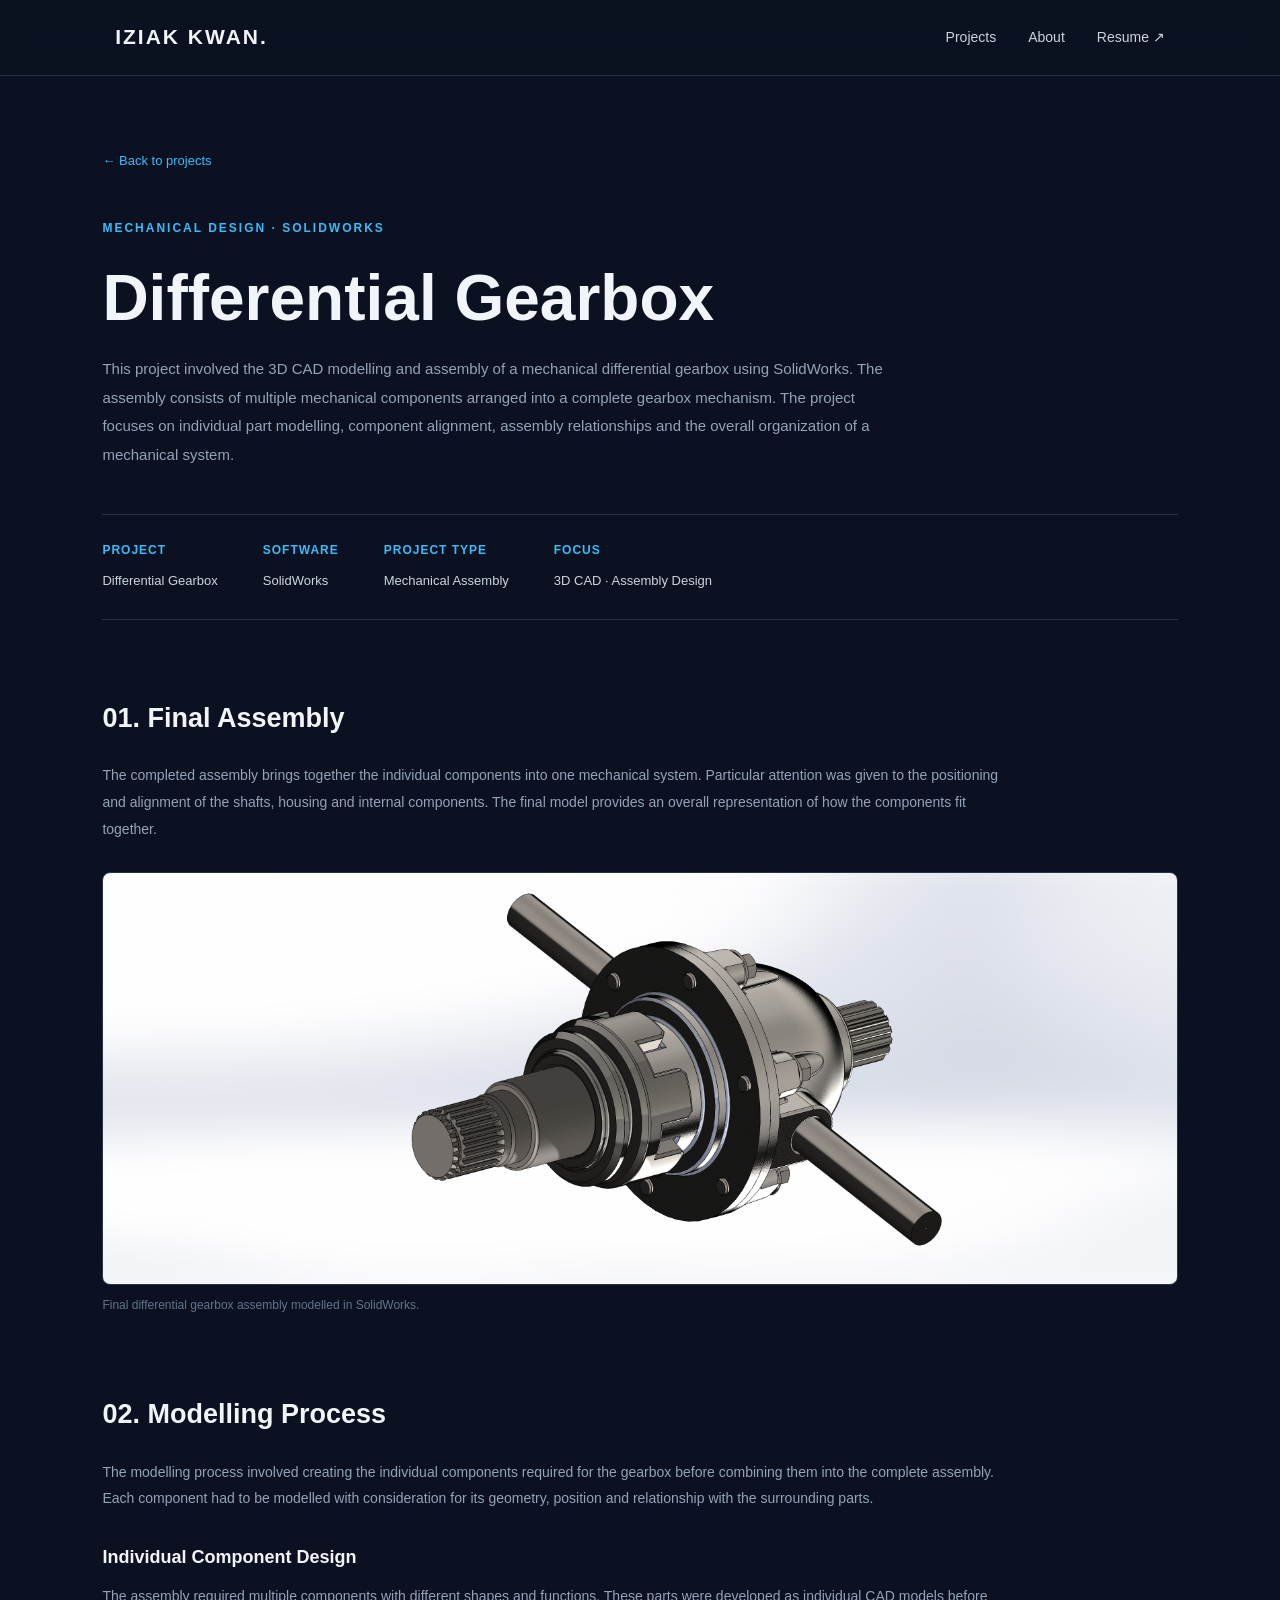
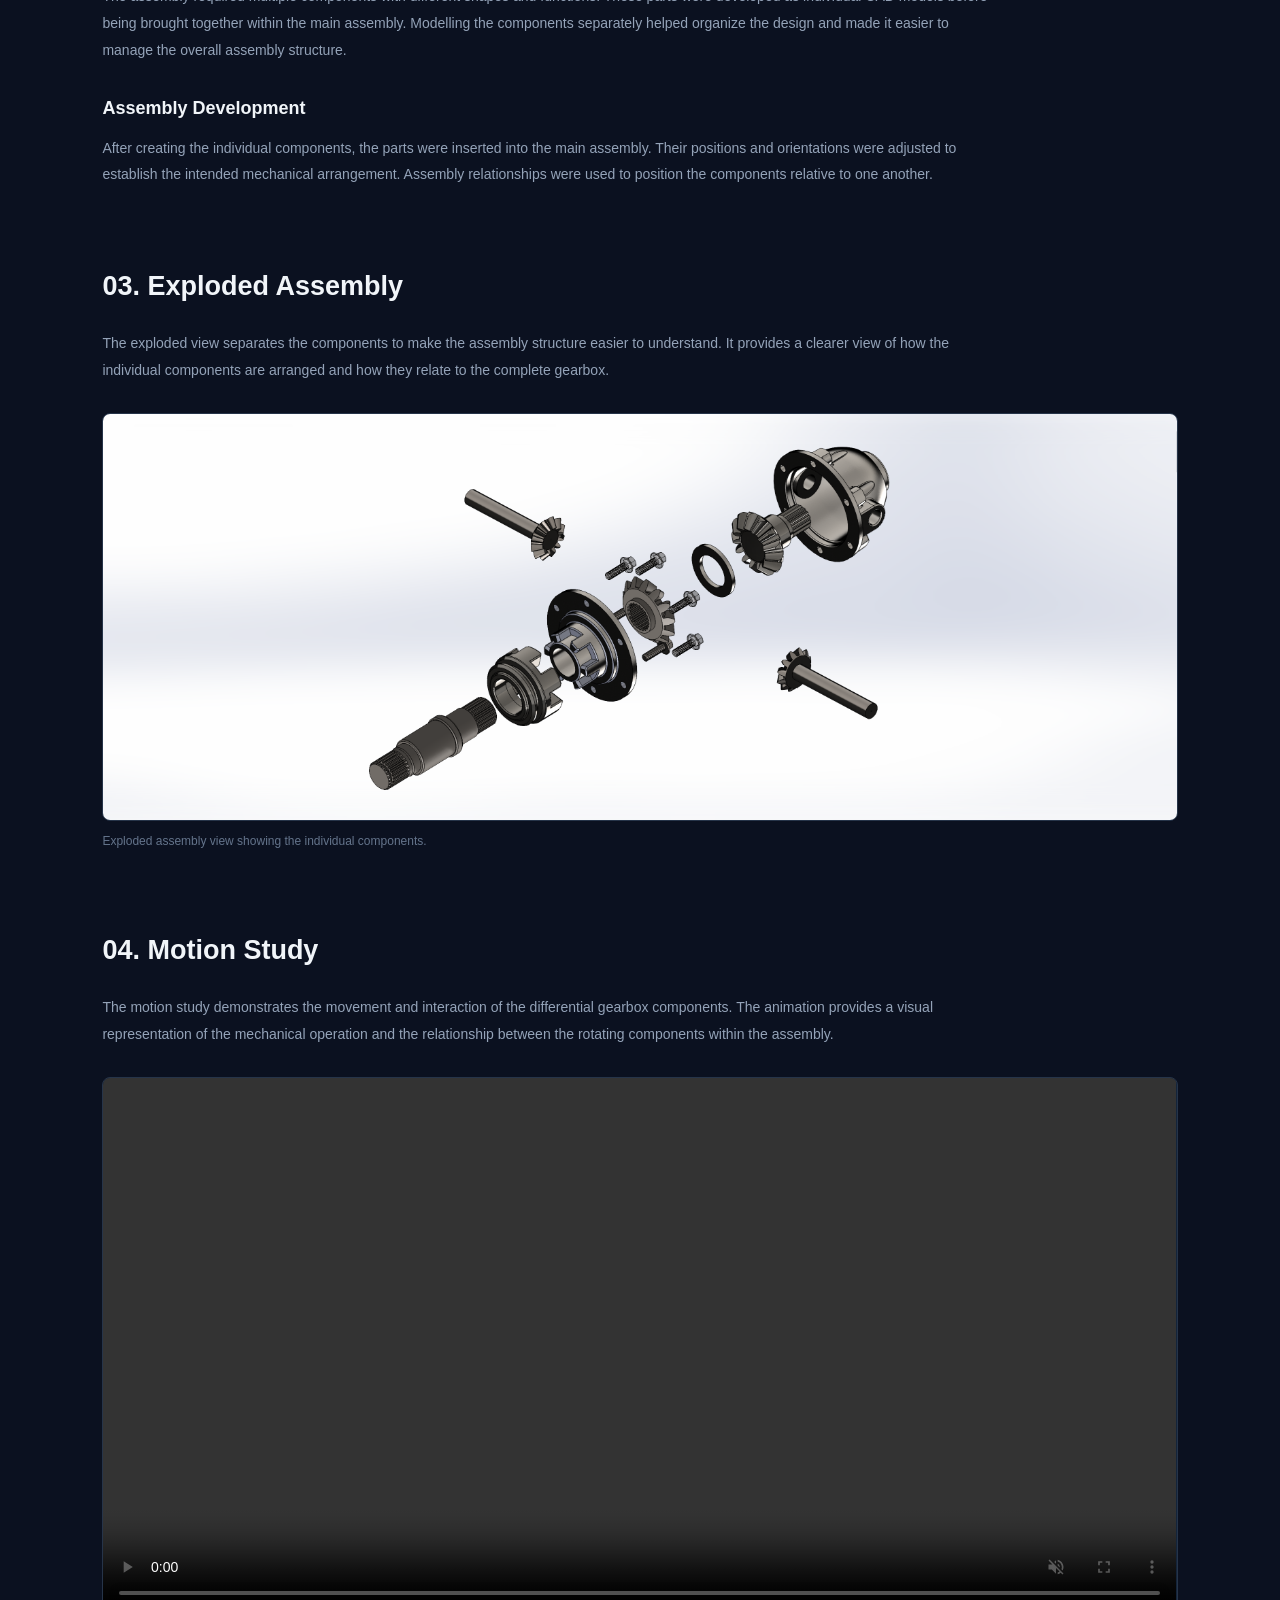
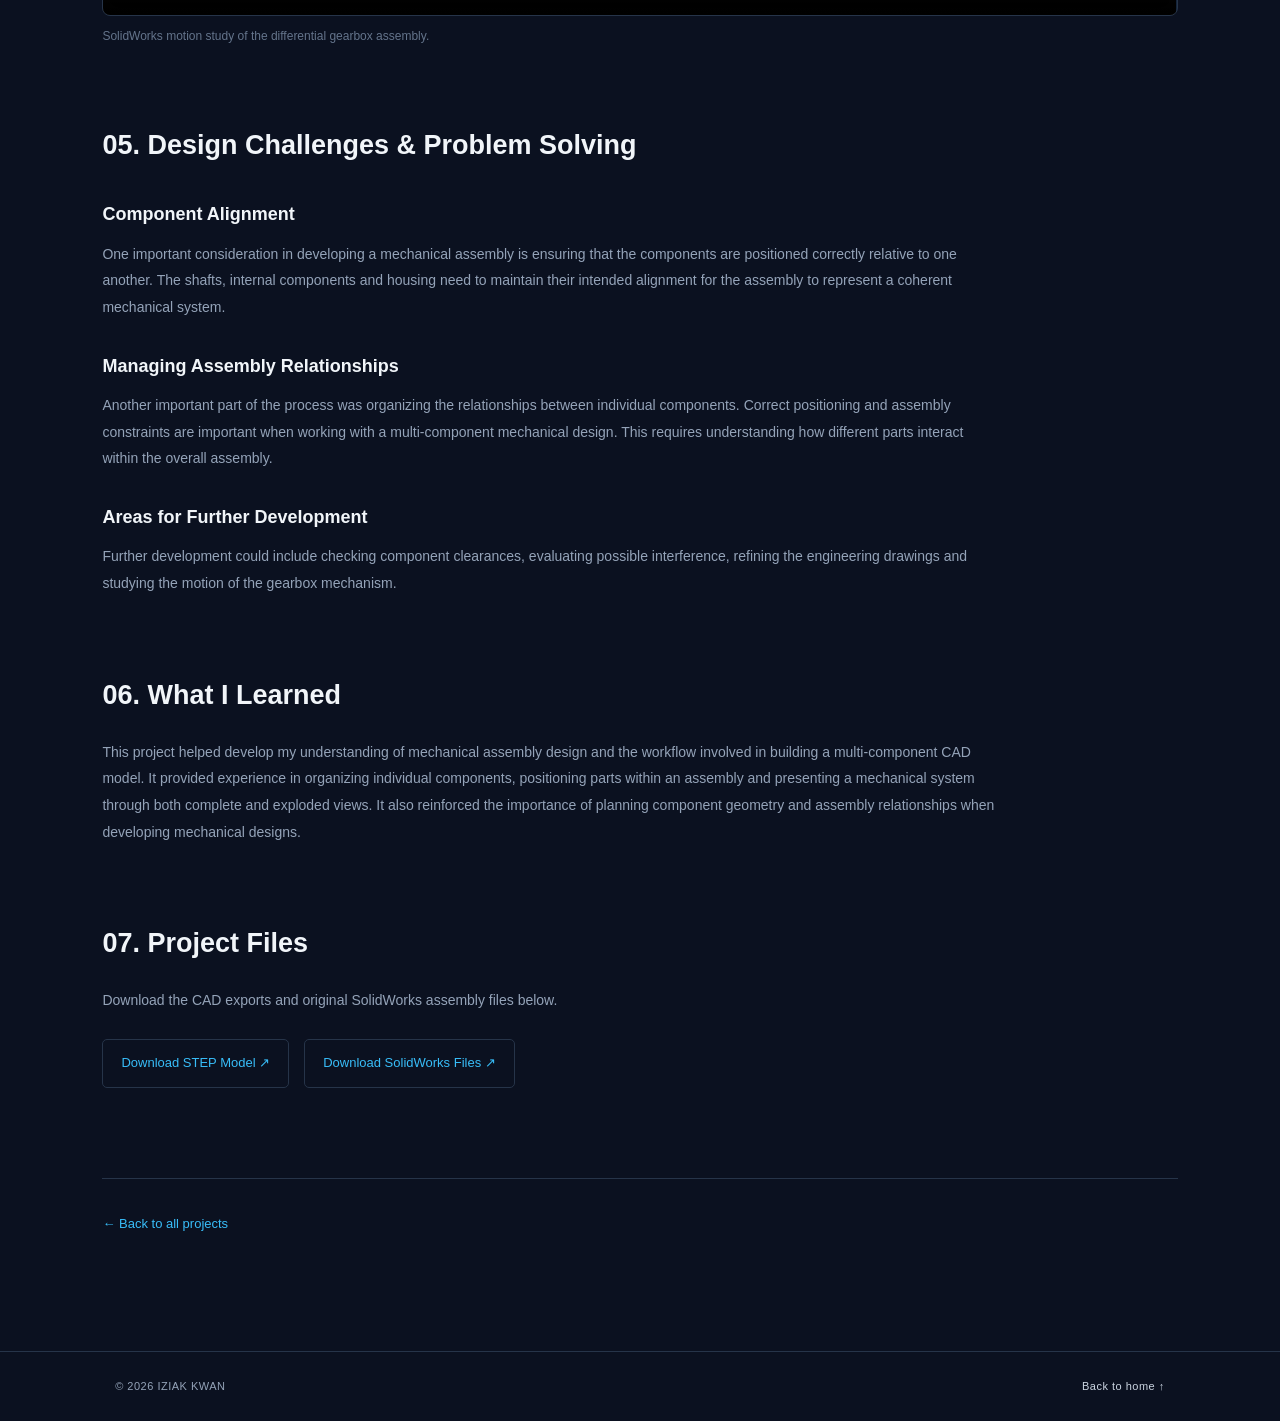
<file: projects/differential-gearbox/index.html>
<!DOCTYPE html>
<html lang="en">

<head>
    <meta charset="UTF-8">
    <meta name="viewport" content="width=device-width, initial-scale=1.0">

    <title>Differential Gearbox | IZIAK KWAN</title>

    <link rel="stylesheet" href="../../style.css">

    <style>

        /* ==============================
           PROJECT PAGE
        ============================== */

        .project-detail {
            width: 100%;
            max-width: 1500px;
            margin: 0 auto;
            padding: 70px 8%;
        }

        .back-link {
            display: inline-block;
            color: #38bdf8;
            font-size: 13px;
            margin-bottom: 45px;
        }

        .project-detail h1 {
            font-size: clamp(40px, 5vw, 64px);
            line-height: 1.15;
            margin-bottom: 20px;
        }

        .project-intro {
            max-width: 800px;
            color: #94a3b8;
            line-height: 1.9;
            font-size: 15px;
            margin-bottom: 45px;
        }

        .project-meta {
            display: flex;
            flex-wrap: wrap;
            gap: 45px;
            padding: 25px 0;
            margin-bottom: 45px;
            border-top: 1px solid #263449;
            border-bottom: 1px solid #263449;
        }

        .meta-item strong {
            display: block;
            font-size: 12px;
            color: #38bdf8;
            letter-spacing: 1px;
            margin-bottom: 5px;
        }

        .meta-item span {
            font-size: 13px;
            color: #cbd5e1;
        }

        .project-section {
            margin-top: 75px;
        }

        .project-section h2 {
            font-size: 27px;
            margin-bottom: 20px;
        }

        .project-section h3 {
            font-size: 18px;
            margin: 30px 0 10px;
        }

        .project-section p {
            max-width: 900px;
            color: #94a3b8;
            font-size: 14px;
            line-height: 1.9;
            margin-bottom: 18px;
        }

        .project-section img {
            display: block;
            width: 100%;
            height: auto;
            max-height: 950px;
            object-fit: contain;
            background: #14243a;
            border: 1px solid #263449;
            border-radius: 8px;
            margin: 30px 0;
        }

        /* EXPLODED VIEW IMAGE FIX */

.exploded-view-image {
    display: block;
    width: 100%;
    height: auto;
    max-width: 100%;
    max-height: none;
    object-fit: contain;
    object-position: center;
    margin: 30px auto;
}

        /* MOTION STUDY VIDEO */

        .motion-study-video {
            display: block;
            width: 100%;
            height: auto;
            max-height: 750px;
            object-fit: contain;
            background: #14243a;
            border: 1px solid #263449;
            border-radius: 8px;
            margin: 30px 0;
        }

        .project-image-caption {
            color: #64748b;
            font-size: 12px;
            margin-top: -20px;
            margin-bottom: 30px;
        }

        .project-list {
            padding-left: 22px;
            color: #94a3b8;
            font-size: 14px;
            line-height: 2;
        }

        .downloads {
            display: flex;
            flex-wrap: wrap;
            gap: 15px;
            margin-top: 25px;
        }

        .downloads a {
            display: inline-block;
            border: 1px solid #263449;
            border-radius: 5px;
            padding: 12px 18px;
            color: #38bdf8;
            font-size: 13px;
            transition: 0.2s ease;
        }

        .downloads a:hover {
            background: #14243a;
            border-color: #38bdf8;
        }

        .project-end {
            margin-top: 90px;
            padding-top: 30px;
            border-top: 1px solid #263449;
        }

        /* MOBILE */

        @media (max-width: 600px) {

            .project-detail {
                padding: 45px 7%;
            }

            .project-meta {
                gap: 25px;
            }

            .project-section {
                margin-top: 55px;
            }

            .project-section h2 {
                font-size: 23px;
            }

            .motion-study-video {
                max-height: none;
            }

        }

    </style>

</head>

<body>

<header>

    <nav class="navbar">

        <a href="../../index.html" class="logo">
            IZIAK KWAN.
        </a>

        <div class="nav-links">

            <a href="../../index.html#projects">Projects</a>

            <a href="../../index.html#about">About</a>

            <a href="../../documents/resume.pdf" target="_blank">
                Resume ↗
            </a>

        </div>

    </nav>

</header>


<main class="project-detail">

    <!-- BACK TO PROJECTS -->

    <a href="../../index.html#projects" class="back-link">
        ← Back to projects
    </a>


    <!-- PROJECT INTRODUCTION -->

    <p class="eyebrow">
        MECHANICAL DESIGN · SOLIDWORKS
    </p>

    <h1>Differential Gearbox</h1>

    <p class="project-intro">

        This project involved the 3D CAD modelling and assembly
        of a mechanical differential gearbox using SolidWorks.

        The assembly consists of multiple mechanical components
        arranged into a complete gearbox mechanism. The project
        focuses on individual part modelling, component alignment,
        assembly relationships and the overall organization of
        a mechanical system.

    </p>


    <!-- PROJECT INFORMATION -->

    <div class="project-meta">

        <div class="meta-item">
            <strong>PROJECT</strong>
            <span>Differential Gearbox</span>
        </div>

        <div class="meta-item">
            <strong>SOFTWARE</strong>
            <span>SolidWorks</span>
        </div>

        <div class="meta-item">
            <strong>PROJECT TYPE</strong>
            <span>Mechanical Assembly</span>
        </div>

        <div class="meta-item">
            <strong>FOCUS</strong>
            <span>3D CAD · Assembly Design</span>
        </div>

    </div>


    <!-- 01. FINAL ASSEMBLY -->

    <section class="project-section">

        <h2>01. Final Assembly</h2>

        <p>

            The completed assembly brings together the individual
            components into one mechanical system. Particular
            attention was given to the positioning and alignment
            of the shafts, housing and internal components.

            The final model provides an overall representation
            of how the components fit together.

        </p>

        <img
            src="final-render.PNG"
            alt="Completed differential gearbox assembly">

        <div class="project-image-caption">
            Final differential gearbox assembly modelled in SolidWorks.
        </div>

    </section>


    <!-- 02. DESIGN PROCESS -->

    <section class="project-section">

        <h2>02. Modelling Process</h2>

        <p>

            The modelling process involved creating the individual
            components required for the gearbox before combining
            them into the complete assembly.

            Each component had to be modelled with consideration
            for its geometry, position and relationship with the
            surrounding parts.

        </p>

        <h3>Individual Component Design</h3>

        <p>

            The assembly required multiple components with different
            shapes and functions. These parts were developed as
            individual CAD models before being brought together
            within the main assembly.

            Modelling the components separately helped organize
            the design and made it easier to manage the overall
            assembly structure.

        </p>

        <h3>Assembly Development</h3>

        <p>

            After creating the individual components, the parts
            were inserted into the main assembly. Their positions
            and orientations were adjusted to establish the
            intended mechanical arrangement.

            Assembly relationships were used to position the
            components relative to one another.

        </p>

    </section>


    <!-- 03. EXPLODED VIEW -->

    <section class="project-section">

        <h2>03. Exploded Assembly</h2>

        <p>

            The exploded view separates the components to make
            the assembly structure easier to understand.

            It provides a clearer view of how the individual
            components are arranged and how they relate to the
            complete gearbox.

        </p>

        <img
            src="exploded-view.png"
            alt="Exploded view of differential gearbox"
            class="exploded-view-image">

        <div class="project-image-caption">
            Exploded assembly view showing the individual components.
        </div>

    </section>


    
<!-- 04. MOTION STUDY -->

<section class="project-section">

    <h2>04. Motion Study</h2>

    <p>
        The motion study demonstrates the movement and interaction
        of the differential gearbox components. The animation
        provides a visual representation of the mechanical
        operation and the relationship between the rotating
        components within the assembly.
    </p>

    <video
        class="motion-study-video"
        controls
        autoplay
        muted
        loop
        playsinline
        preload="metadata">

        <source src="motion-study.mp4" type="video/mp4">

        Your browser does not support video playback.

    </video>

    <div class="project-image-caption">
        SolidWorks motion study of the differential gearbox assembly.
    </div>

</section>



    <!-- 05. CHALLENGES -->

    <section class="project-section">

        <h2>05. Design Challenges & Problem Solving</h2>

        <h3>Component Alignment</h3>

        <p>

            One important consideration in developing a mechanical
            assembly is ensuring that the components are positioned
            correctly relative to one another.

            The shafts, internal components and housing need to
            maintain their intended alignment for the assembly
            to represent a coherent mechanical system.

        </p>

        <h3>Managing Assembly Relationships</h3>

        <p>

            Another important part of the process was organizing
            the relationships between individual components.

            Correct positioning and assembly constraints are
            important when working with a multi-component
            mechanical design. This requires understanding how
            different parts interact within the overall assembly.

        </p>

        <h3>Areas for Further Development</h3>

        <p>

            Further development could include checking component
            clearances, evaluating possible interference, refining
            the engineering drawings and studying the motion
            of the gearbox mechanism.

        </p>

    </section>


    <!-- 06. WHAT I LEARNED -->

    <section class="project-section">

        <h2>06. What I Learned</h2>

        <p>

            This project helped develop my understanding of
            mechanical assembly design and the workflow involved
            in building a multi-component CAD model.

            It provided experience in organizing individual
            components, positioning parts within an assembly
            and presenting a mechanical system through both
            complete and exploded views.

            It also reinforced the importance of planning
            component geometry and assembly relationships
            when developing mechanical designs.

        </p>

    </section>


    <!-- 07. PROJECT FILES -->

    <section class="project-section">

        <h2>07. Project Files</h2>

        <p>
            Download the CAD exports and original SolidWorks
            assembly files below.
        </p>

        <div class="downloads">

            <a href="assembly.STEP" download>
                Download STEP Model ↗
            </a>

            <a href="CAD-files.zip" download>
                Download SolidWorks Files ↗
            </a>

        </div>

    </section>


    <!-- END OF PROJECT -->

    <div class="project-end">

        <a href="../../index.html#projects" class="back-link">
            ← Back to all projects
        </a>

    </div>

</main>


<footer>

    <p>© 2026 IZIAK KWAN</p>

    <a href="../../index.html">Back to home ↑</a>

</footer>

</body>
</html>
</file>
<file: style.css>
/* =========================================
   01. GLOBAL STYLES
========================================= */

* {
    margin: 0;
    padding: 0;
    box-sizing: border-box;
}

html {
    scroll-behavior: smooth;
    scroll-padding-top: 90px;
}

:root {
    --blue: #38bdf8;
    --blue-light: #7dd3fc;

    --background: #0b1120;
    --background-light: #101b2d;
    --card-background: #111d30;

    --text: #f1f5f9;
    --text-secondary: #cbd5e1;
    --muted: #94a3b8;

    --border: #263449;
    --border-light: #33465f;
}

body {
    background: var(--background);
    color: var(--text);

    font-family: Arial, Helvetica, sans-serif;

    font-size: 16px;
    line-height: 1.75;

    -webkit-font-smoothing: antialiased;
}

a {
    color: inherit;
    text-decoration: none;
}

img {
    max-width: 100%;
}

::selection {
    background: var(--blue);
    color: #0b1120;
}


/* =========================================
   02. NAVIGATION
========================================= */

header {
    position: sticky;
    top: 0;
    z-index: 100;

    background: rgba(11, 17, 32, 0.94);
    backdrop-filter: blur(14px);

    border-bottom: 1px solid var(--border);
}

.navbar {
    width: 100%;
    max-width: 1500px;

    margin: 0 auto;
    padding: 19px 9%;

    display: flex;
    justify-content: space-between;
    align-items: center;
}

.logo {
    font-size: 21px;
    font-weight: 750;
    letter-spacing: 2px;
}

.logo span {
    color: var(--blue);
}

.nav-links {
    display: flex;
    align-items: center;
    gap: 32px;
}

.nav-links a {
    color: var(--text-secondary);

    font-size: 14px;
    font-weight: 500;

    transition: color 0.2s ease;
}

.nav-links a:hover {
    color: var(--blue);
}

.nav-links .nav-resume {
    color: var(--blue);

    border: 1px solid var(--blue);
    padding: 8px 16px;

    border-radius: 4px;
}

.nav-links .nav-resume:hover {
    background: rgba(56, 189, 248, 0.1);
}


/* =========================================
   03. HERO SECTION
========================================= */

.hero {
    width: 100%;
    max-width: 1500px;

    min-height: 610px;

    margin: 0 auto;
    padding: 85px 9%;

    display: grid;
    grid-template-columns: 1.05fr 0.95fr;

    align-items: center;
    gap: 65px;
}

.hero-content {
    max-width: 620px;
}

.eyebrow,
.section-eyebrow {
    color: var(--blue);

    font-size: 12px;
    font-weight: 700;

    letter-spacing: 2px;
}

.eyebrow {
    margin-bottom: 23px;
}

.hero h1 {
    font-size: clamp(44px, 5.2vw, 68px);

    line-height: 1.12;
    letter-spacing: -2.5px;

    font-weight: 750;
}

.hero h1 span {
    color: var(--blue);
}

.hero-description {
    max-width: 530px;

    color: var(--text-secondary);

    font-size: 16px;
    line-height: 1.9;

    margin-top: 27px;
}

.hero-buttons {
    display: flex;
    flex-wrap: wrap;

    gap: 15px;

    margin-top: 32px;
}

.button-primary,
.button-secondary {
    display: inline-block;

    padding: 12px 20px;

    border-radius: 5px;

    font-size: 14px;
    font-weight: 600;

    transition: 0.25s ease;
}

.button-primary {
    background: var(--blue);
    color: #08111e;
}

.button-primary:hover {
    background: var(--blue-light);
    transform: translateY(-2px);
}

.button-secondary {
    border: 1px solid var(--border-light);
    color: var(--text);
}

.button-secondary:hover {
    border-color: var(--blue);
    color: var(--blue);
}

.hero-details {
    display: flex;
    flex-wrap: wrap;

    gap: 30px;

    margin-top: 45px;
    padding-top: 25px;

    border-top: 1px solid var(--border);
}

.hero-details div {
    display: flex;
    flex-direction: column;
}

.hero-details strong {
    color: var(--blue);
    font-size: 19px;
}

.hero-details span {
    color: var(--muted);
    font-size: 12px;
}


/* HERO IMAGE */

.hero-image {
    position: relative;

    min-height: 380px;

    display: flex;
    align-items: center;
    justify-content: center;

    overflow: hidden;

    background: linear-gradient(
        145deg,
        #172b43,
        #101a2b
    );

    border: 1px solid var(--border);
    border-radius: 9px;
}

.hero-image img {
    display: block;

    width: 100%;
    height: 390px;

    padding: 20px;

    object-fit: contain;

    transition: transform 0.4s ease;
}

.hero-image:hover img {
    transform: scale(1.035);
}

.image-label {
    position: absolute;

    bottom: 16px;
    left: 16px;

    display: flex;
    align-items: center;
    gap: 11px;

    padding: 11px 15px;

    background: rgba(11, 17, 32, 0.94);

    border: 1px solid var(--border);
    border-radius: 5px;
}

.image-label-dot {
    width: 8px;
    height: 8px;

    background: var(--blue);
    border-radius: 50%;
}

.image-label strong {
    display: block;

    font-size: 10px;
    letter-spacing: 1px;
}

.image-label p {
    color: var(--muted);
    font-size: 10px;
}


/* =========================================
   04. GENERAL SECTIONS
========================================= */

.section {
    width: 100%;
    max-width: 1500px;

    margin: 0 auto;

    padding: 90px 9%;

    border-top: 1px solid var(--border);
}

.section-heading {
    display: flex;
    justify-content: space-between;
    align-items: flex-end;

    gap: 30px;

    margin-bottom: 42px;
}

.section-heading h2,
.about-heading h2,
.contact h2 {
    font-size: 34px;
    line-height: 1.25;
    letter-spacing: -0.7px;

    margin-top: 9px;
}

.section-description {
    max-width: 650px;

    color: var(--text-secondary);

    font-size: 15px;
    line-height: 1.8;

    margin-top: 13px;
}

.section-count {
    color: var(--muted);

    font-size: 12px;
    letter-spacing: 1px;

    white-space: nowrap;
}


/* =========================================
   05. PROJECT GALLERY
========================================= */

.project-grid {
    display: grid;

    grid-template-columns: repeat(3, minmax(0, 1fr));

    gap: 25px;

    align-items: stretch;
}

.project-card {
    display: flex;
    flex-direction: column;

    min-width: 0;

    overflow: hidden;

    background: var(--card-background);

    border: 1px solid var(--border);
    border-radius: 8px;

    transition:
        transform 0.25s ease,
        border-color 0.25s ease,
        box-shadow 0.25s ease;
}

.project-card:hover {
    transform: translateY(-6px);

    border-color: #3b6688;

    box-shadow: 0 12px 35px rgba(0, 0, 0, 0.2);
}


/* PROJECT IMAGE */

.project-image {
    position: relative;

    width: 100%;
    height: 225px;

    overflow: hidden;

    display: flex;
    align-items: center;
    justify-content: center;

    background: #17263a;

    border-bottom: 1px solid var(--border);
}

.project-image img {
    display: block;

    width: 100%;
    height: 100%;

    padding: 12px;

    object-fit: contain;

    transition: transform 0.35s ease;
}

.project-card:hover .project-image img {
    transform: scale(1.045);
}

.project-view {
    position: absolute;

    right: 12px;
    bottom: 12px;

    background: rgba(11, 17, 32, 0.95);

    color: var(--blue);

    border: 1px solid var(--blue);

    border-radius: 4px;

    padding: 7px 11px;

    font-size: 10px;
    font-weight: 700;

    letter-spacing: 0.8px;
}


/* PROJECT INFORMATION */

.project-info {
    display: flex;
    flex-direction: column;

    flex: 1;

    padding: 21px;
}

.project-category {
    color: var(--blue);

    font-size: 10px;
    font-weight: 700;

    letter-spacing: 1.2px;

    margin-bottom: 8px;
}

.project-title-row {
    display: flex;
    justify-content: space-between;
    align-items: center;

    gap: 10px;
}

.project-title-row h3 {
    font-size: 19px;
    font-weight: 650;
    line-height: 1.4;
}

.project-number {
    color: var(--muted);
    font-size: 13px;
}

.project-description {
    color: var(--text-secondary);

    font-size: 13px;
    line-height: 1.8;

    margin-top: 12px;

    flex: 1;
}

.project-tags {
    display: flex;
    flex-wrap: wrap;

    gap: 7px;

    margin-top: 20px;
}

.project-tags span {
    color: var(--muted);

    border: 1px solid var(--border);

    border-radius: 4px;

    padding: 5px 9px;

    font-size: 10px;
}


/* =========================================
   06. TECHNICAL SKILLS
========================================= */

.skills {
    background: var(--background-light);
}

.skills-grid {
    display: grid;

    grid-template-columns: repeat(3, minmax(0, 1fr));

    gap: 20px;
}

.skill-card {
    padding: 26px;

    background: var(--card-background);

    border: 1px solid var(--border);
    border-radius: 7px;

    transition: border-color 0.25s ease;
}

.skill-card:hover {
    border-color: #3b6688;
}

.skill-icon {
    display: flex;
    align-items: center;
    justify-content: center;

    width: 39px;
    height: 39px;

    margin-bottom: 20px;

    color: var(--blue);

    border: 1px solid var(--border-light);
    border-radius: 5px;

    font-size: 13px;
    font-weight: 700;
}

.skill-card h3 {
    font-size: 17px;
    line-height: 1.5;

    margin-bottom: 10px;
}

.skill-card > p {
    color: var(--text-secondary);

    font-size: 13px;
    line-height: 1.8;

    min-height: 70px;
}

.skill-list {
    display: flex;
    flex-wrap: wrap;

    gap: 8px;

    margin-top: 22px;
}

.skill-list span {
    color: var(--text-secondary);

    background: #17263a;

    border: 1px solid var(--border);

    border-radius: 4px;

    padding: 6px 10px;

    font-size: 11px;
}


/* =========================================
   07. ABOUT SECTION
========================================= */

.about-content {
    display: grid;

    grid-template-columns: 0.85fr 1.15fr;

    gap: 75px;
}

.about-heading h2 {
    font-size: 38px;
    line-height: 1.3;
}

.about-text > p {
    color: var(--text-secondary);

    font-size: 15px;
    line-height: 1.95;

    margin-bottom: 19px;
}

.about-details {
    display: grid;

    grid-template-columns: 1fr 1fr;

    gap: 20px;

    margin-top: 35px;
    padding-top: 25px;

    border-top: 1px solid var(--border);
}

.about-detail span {
    display: block;

    color: var(--blue);

    font-size: 10px;
    font-weight: 700;

    letter-spacing: 1px;

    margin-bottom: 8px;
}

.about-detail strong {
    display: block;

    font-size: 14px;
    line-height: 1.6;
}

.about-detail p {
    color: var(--muted);

    font-size: 12px;

    margin-top: 5px;
}

.about-resume {
    display: inline-block;

    margin-top: 32px;

    color: var(--blue);

    font-size: 14px;
    font-weight: 600;

    border-bottom: 1px solid var(--blue);

    padding-bottom: 4px;

    transition: color 0.2s ease;
}

.about-resume:hover {
    color: var(--blue-light);
}


/* =========================================
   08. CONTACT SECTION
========================================= */

.contact {
    text-align: center;

    padding-top: 100px;
    padding-bottom: 100px;
}

.contact h2 {
    font-size: 40px;
    margin-top: 12px;
}

.contact > p:not(.section-eyebrow) {
    color: var(--text-secondary);

    font-size: 15px;

    margin-top: 15px;
}

.contact-links {
    display: flex;
    justify-content: center;
    flex-wrap: wrap;

    gap: 15px;

    margin-top: 32px;
}

.contact-links a {
    display: inline-block;

    padding: 10px 20px;

    color: var(--blue);

    border: 1px solid var(--border);

    border-radius: 5px;

    font-size: 13px;
    font-weight: 600;

    transition: 0.2s ease;
}

.contact-links a:hover {
    background: rgba(56, 189, 248, 0.08);
    border-color: var(--blue);
}


/* =========================================
   09. FOOTER
========================================= */

footer {
    width: 100%;

    padding: 25px 9%;

    border-top: 1px solid var(--border);

    display: flex;
    justify-content: space-between;
    align-items: center;

    gap: 20px;

    color: var(--muted);

    font-size: 11px;
    letter-spacing: 0.5px;
}

footer a {
    color: var(--text-secondary);

    transition: color 0.2s ease;
}

footer a:hover {
    color: var(--blue);
}


/* =========================================
   10. ACCESSIBILITY
========================================= */

a:focus-visible {
    outline: 2px solid var(--blue);
    outline-offset: 5px;
}

@media (prefers-reduced-motion: reduce) {

    html {
        scroll-behavior: auto;
    }

    *,
    *::before,
    *::after {
        transition-duration: 0.01ms !important;
        animation-duration: 0.01ms !important;
    }

}


/* =========================================
   11. TABLET RESPONSIVENESS
========================================= */

@media (max-width: 1050px) {

    .navbar {
        padding-left: 6%;
        padding-right: 6%;
    }

    .hero,
    .section {
        padding-left: 6%;
        padding-right: 6%;
    }

    .hero {
        gap: 35px;
    }

    .project-grid {
        grid-template-columns: repeat(2, minmax(0, 1fr));
    }

    .skills-grid {
        grid-template-columns: repeat(2, minmax(0, 1fr));
    }

    .about-content {
        gap: 40px;
    }

}


/* =========================================
   12. MOBILE RESPONSIVENESS
========================================= */

@media (max-width: 700px) {

    .navbar {
        padding: 17px 6%;

        flex-direction: column;
        gap: 15px;
    }

    .nav-links {
        justify-content: center;
        flex-wrap: wrap;

        gap: 17px;
    }

    .nav-links a {
        font-size: 12px;
    }

    .hero {
        grid-template-columns: 1fr;

        padding-top: 65px;
        padding-bottom: 65px;

        gap: 40px;
    }

    .hero h1 {
        font-size: 47px;
    }

    .hero-image {
        min-height: 290px;
    }

    .hero-image img {
        height: 300px;
    }

    .hero-details {
        gap: 20px;
    }

    .section {
        padding-top: 65px;
        padding-bottom: 65px;
    }

    .section-heading {
        flex-direction: column;
        align-items: flex-start;

        gap: 15px;
    }

    .section-heading h2 {
        font-size: 29px;
    }

    .project-grid {
        grid-template-columns: repeat(2, minmax(0, 1fr));
        gap: 15px;
    }

    .project-image {
        height: 180px;
    }

    .project-info {
        padding: 15px;
    }

    .project-title-row h3 {
        font-size: 16px;
    }

    .project-description {
        font-size: 12px;
    }

    .project-category {
        font-size: 9px;
    }

    .skills-grid {
        grid-template-columns: 1fr;
    }

    .skill-card > p {
        min-height: auto;
    }

    .about-content {
        grid-template-columns: 1fr;
        gap: 30px;
    }

    .about-heading h2 {
        font-size: 32px;
    }

    .contact h2 {
        font-size: 34px;
    }

    footer {
        padding: 22px 6%;
    }

}


/* =========================================
   13. SMALL PHONES
========================================= */

@media (max-width: 450px) {

    .nav-links {
        gap: 13px;
    }

    .hero h1 {
        font-size: 40px;
        letter-spacing: -1.5px;
    }

    .hero-description {
        font-size: 14px;
    }

    .hero-buttons {
        flex-direction: column;
        align-items: flex-start;
    }

    .project-grid {
        grid-template-columns: 1fr;
    }

    .project-image {
        height: 220px;
    }

    .project-info {
        padding: 20px;
    }

    .project-title-row h3 {
        font-size: 18px;
    }

    .about-details {
        grid-template-columns: 1fr;
    }

    footer {
        flex-direction: column;
        text-align: center;
    }

}
</file>
